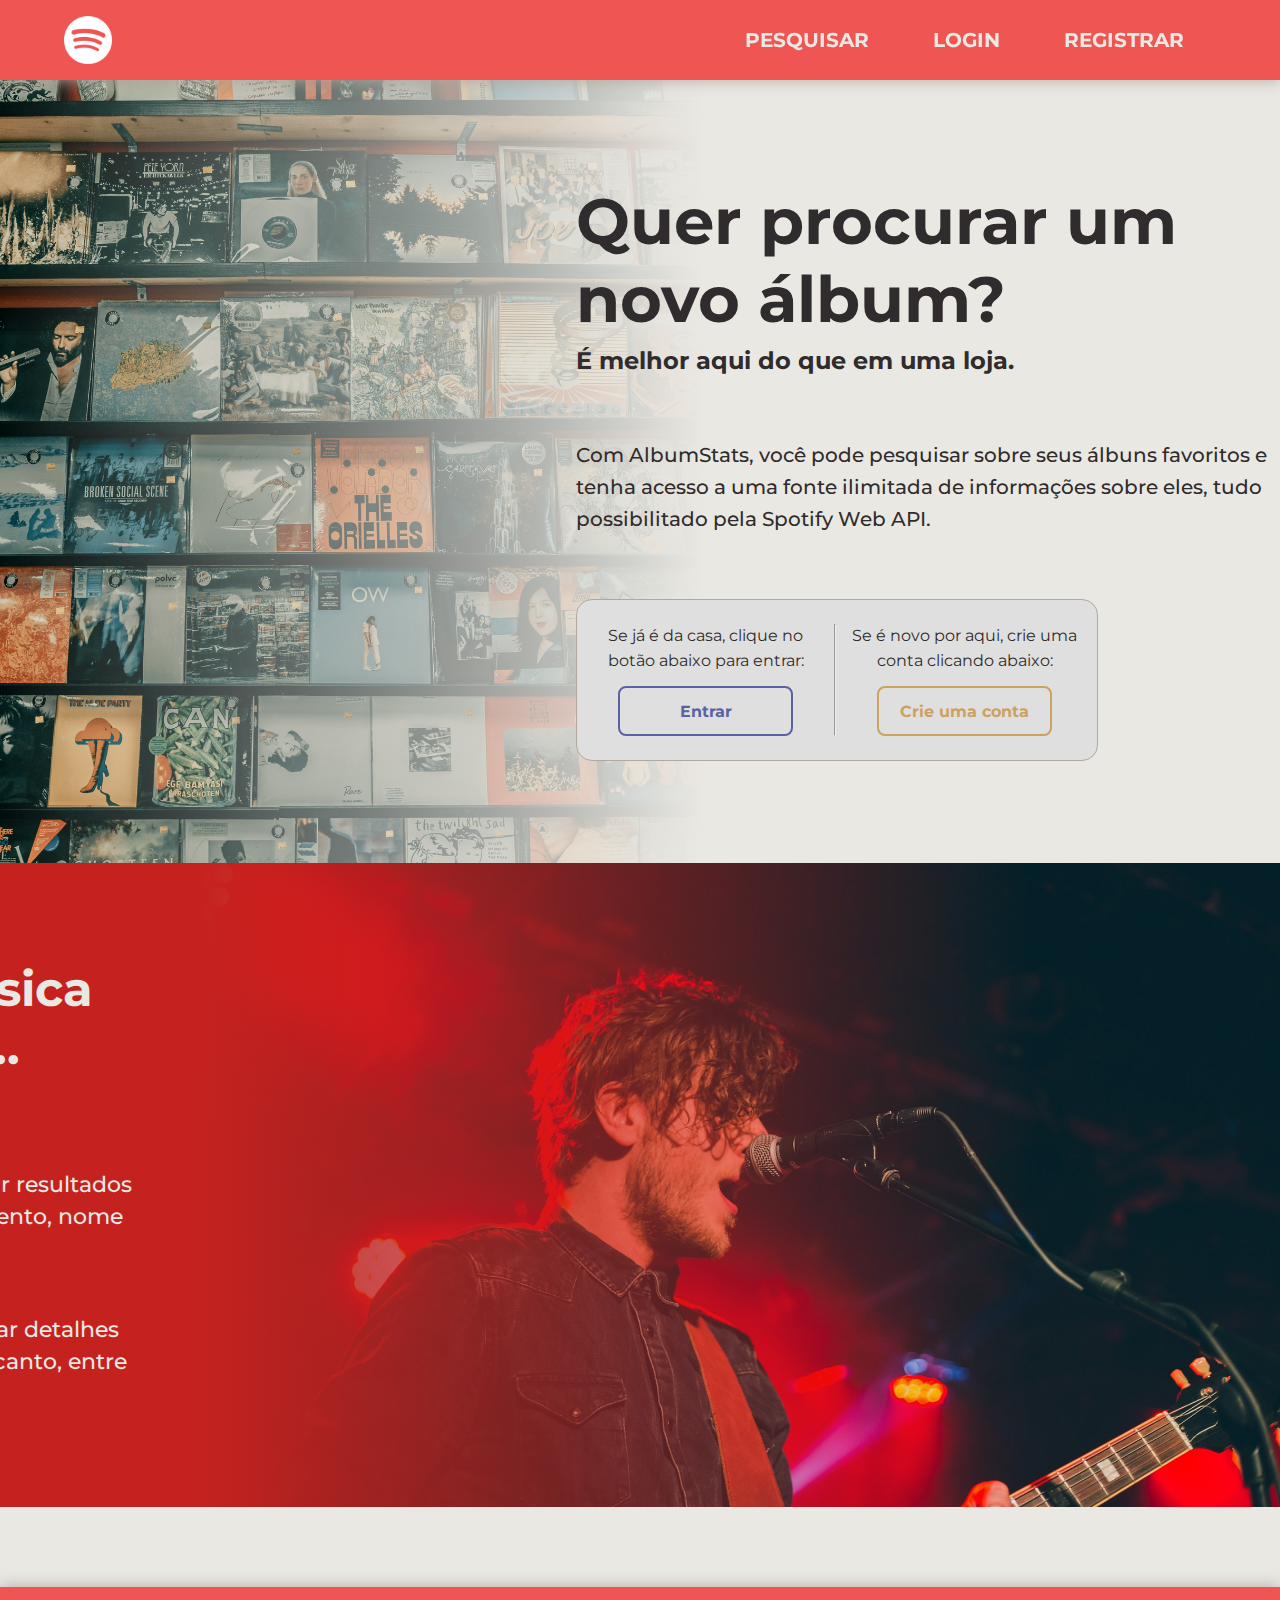
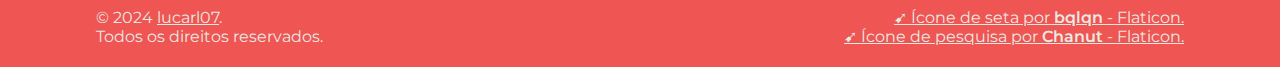
<file: index.html>
<!DOCTYPE html>
<html lang="pt-BR">
<head>
    <meta charset="UTF-8">
    <meta http-equiv="X-UA-Compatible" content="IE=edge">
    <meta name="viewport" content="width=device-width, initial-scale=1.0">
    <title>Página Inicial | AlbumStats</title>
    <!-- FONT: Montserrat -->
    <link rel="preconnect" href="https://fonts.googleapis.com">
    <link rel="preconnect" href="https://fonts.gstatic.com" crossorigin>
    <link href="https://fonts.googleapis.com/css2?family=Montserrat:ital,wght@0,100..900;1,100..900&display=swap" rel="stylesheet">
    <!-- Stylization -->
    <link rel="shortcut icon" href="./images/icons/spotify-64.png" type="image/x-icon">
    <link rel="stylesheet" href="./css/style.css">
</head>
<body>
    <header>
        <nav class="navbar">
            <a href="./index.html" class="website-logo">
                <img src="./images/icons/spotify-256.png" alt="Ícone azul do Spotify">
            </a>

            <ul class="navigation">
                <li class="nav-item">
                    <a href="./pages/search-albums.html" class="nav-link">Pesquisar</a>
                </li>

                <li class="nav-item">
                    <a href="./pages/login.html" class="nav-link">Login</a>
                </li>

                <li class="nav-item">
                    <a href="./pages/register.html" class="nav-link">Registrar</a>
                </li>
            </ul>
        </nav>

        <section class="hero">
            <section class="hero-image">
                <div class="mask-gradient"></div>
                <img src="./images/website/music-disc-store.jpg" alt="Foto de uma estante de loja de discos de vinil">
            </section>

            <article class="hero-text">
                <div class="title-area">
                    <h1 class="title">Quer procurar um novo álbum?</h1>
                    <h2 class="subtitle">É melhor aqui do que em uma loja.</h2>
                </div>
    
                <div class="paragraph-container">
                    <p class="paragraph" id="p-hero01">
                        Com AlbumStats, você pode pesquisar sobre seus álbuns favoritos e tenha acesso a uma fonte ilimitada de informações sobre eles, tudo possibilitado pela Spotify Web API.
                    </p>
                </div>
                
                <div class="account-entry-area">
                    <div class="login-container">
                        <span>Se já é da casa, clique no botão abaixo para entrar:</span>
                        <button class="button-login" id="btnLogin">Entrar</button>
                    </div>
    
                    <hr id="buttonAreaLine">
    
                    <div class="register-container">
                        <span>Se é novo por aqui, crie uma conta clicando abaixo:</span>
                        <button class="button-register" id="btnRegister">Crie uma conta</button>
                    </div>
                </div>
            </article>
        </section>
    </header>

    <main>
        <section class="info-section discover">
            <section class="discover-image">
                <div class="mask-gradient"></div>
                <img src="./images/website/music-singer-guitarrist.jpg" alt="Foto de um guitarrista em show">
            </section>

            <article class="discover-text">
                <div class="title-area">
                    <h1 class="title">Saiba tudo sobre a música do seu artista favorito...</h1>
                    <h2 class="subtitle">Sem confundir com a de outro músico.</h2>
                </div>
                <p class="paragraph" id="p-section01-01">
                    Com o nosso mecanismo de busca, você pode filtrar resultados com eficiência, de acordo com sua data de lançamento, nome do artista/banda ou sua popularidade.
                </p>
                <p class="paragraph" id="p-section01-02">
                    <strong>(NÃO ADICIONADO)</strong> Você também poderá visualizar detalhes musicais como tom, tempo, instrumentalidade vs. canto, entre outros detalhes.
                </p>
            </article>
        </section>
    </main>

    <footer>
        <p class="copyright-p">
            <span>&copy; 2024 <a href="https://github.com/lucarl07">lucarl07</a>.</span>
            <span>Todos os direitos reservados.</span>
        </p>
        <p class="attributions">
            <a href="https://www.flaticon.com/free-icons/arrow" title="arrow icons">
                &#10169; Ícone de seta por <span class="strong">bqlqn</span> - Flaticon.
            </a>
            <a href="https://www.flaticon.com/free-icons/search" title="search icons">
                &#10169; Ícone de pesquisa por <span class="strong">Chanut</span> - Flaticon.
            </a>
        </p>
    </footer>

    <script src="./js/index.js"></script>
</body>
</html>
</file>
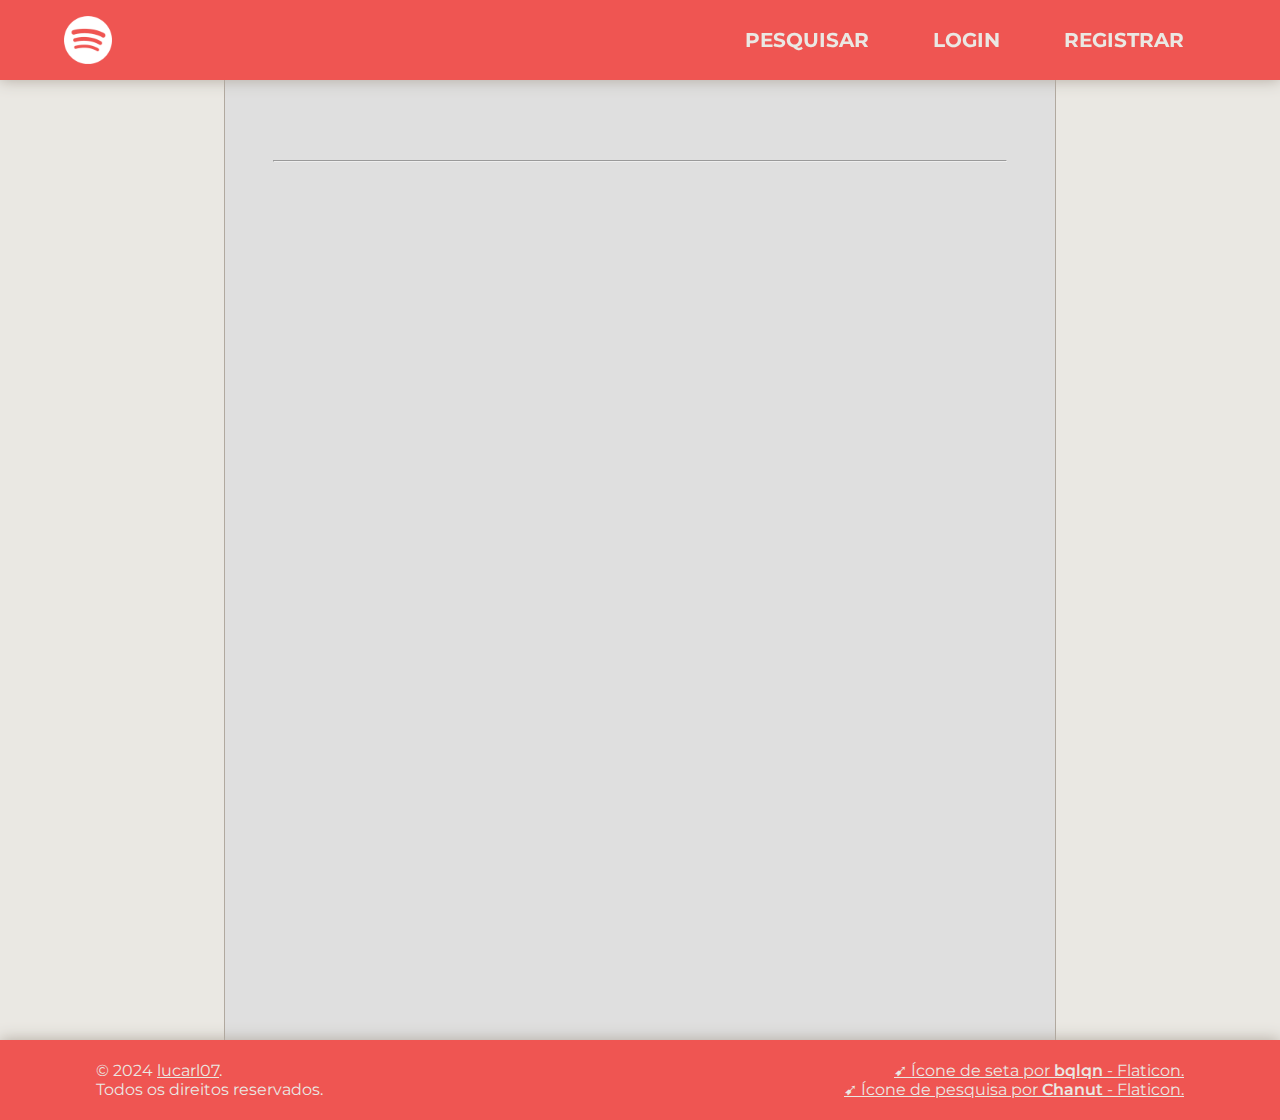
<file: pages/about-album.html>
<!DOCTYPE html>
<html lang="pt-BR">
<head>
    <meta charset="UTF-8">
    <meta http-equiv="X-UA-Compatible" content="IE=edge">
    <meta name="viewport" content="width=device-width, initial-scale=1.0">
    <title>Carregando álbum... | AlbumStats</title>
    <!-- FONT: Montserrat -->
    <link rel="preconnect" href="https://fonts.googleapis.com">
    <link rel="preconnect" href="https://fonts.gstatic.com" crossorigin>
    <link href="https://fonts.googleapis.com/css2?family=Montserrat:ital,wght@0,100..900;1,100..900&display=swap" rel="stylesheet">
    <!-- Stylization -->
    <link rel="shortcut icon" href="../images/icons/spotify-64.png" type="image/x-icon">
    <link rel="stylesheet" href="../css/style.css">
</head>
<body>
    <header>
        <nav class="navbar">
            <a href="../index.html" class="website-logo">
                <img src="../images/icons/spotify-256.png" alt="Ícone azul do Spotify">
            </a>

            <ul class="navigation">
                <li class="nav-item">
                    <a href="./search-albums.html" class="nav-link">Pesquisar</a>
                </li>

                <li class="nav-item">
                    <a href="./login.html" class="nav-link">Login</a>
                </li>

                <li class="nav-item">
                    <a href="./register.html" class="nav-link">Registrar</a>
                </li>
            </ul>
        </nav>
    </header>

    <main>
        <section class="page-content">
            <section class="top-content">

            </section>
            <hr class="line">
            <section class="bottom-content">

            </section>
        </section>
    </main>

    <footer>
        <p class="copyright-p">
            <span>&copy; 2024 <a href="https://github.com/lucarl07">lucarl07</a>.</span>
            <span>Todos os direitos reservados.</span>
        </p>
        <p class="attributions">
            <a href="https://www.flaticon.com/free-icons/arrow" title="arrow icons">
                &#10169; Ícone de seta por <span class="strong">bqlqn</span> - Flaticon.
            </a>
            <a href="https://www.flaticon.com/free-icons/search" title="search icons">
                &#10169; Ícone de pesquisa por <span class="strong">Chanut</span> - Flaticon.
            </a>
        </p>
    </footer>
    
    <script type="module" src="../js/about-album.js"></script>
</body>
</html>
</file>
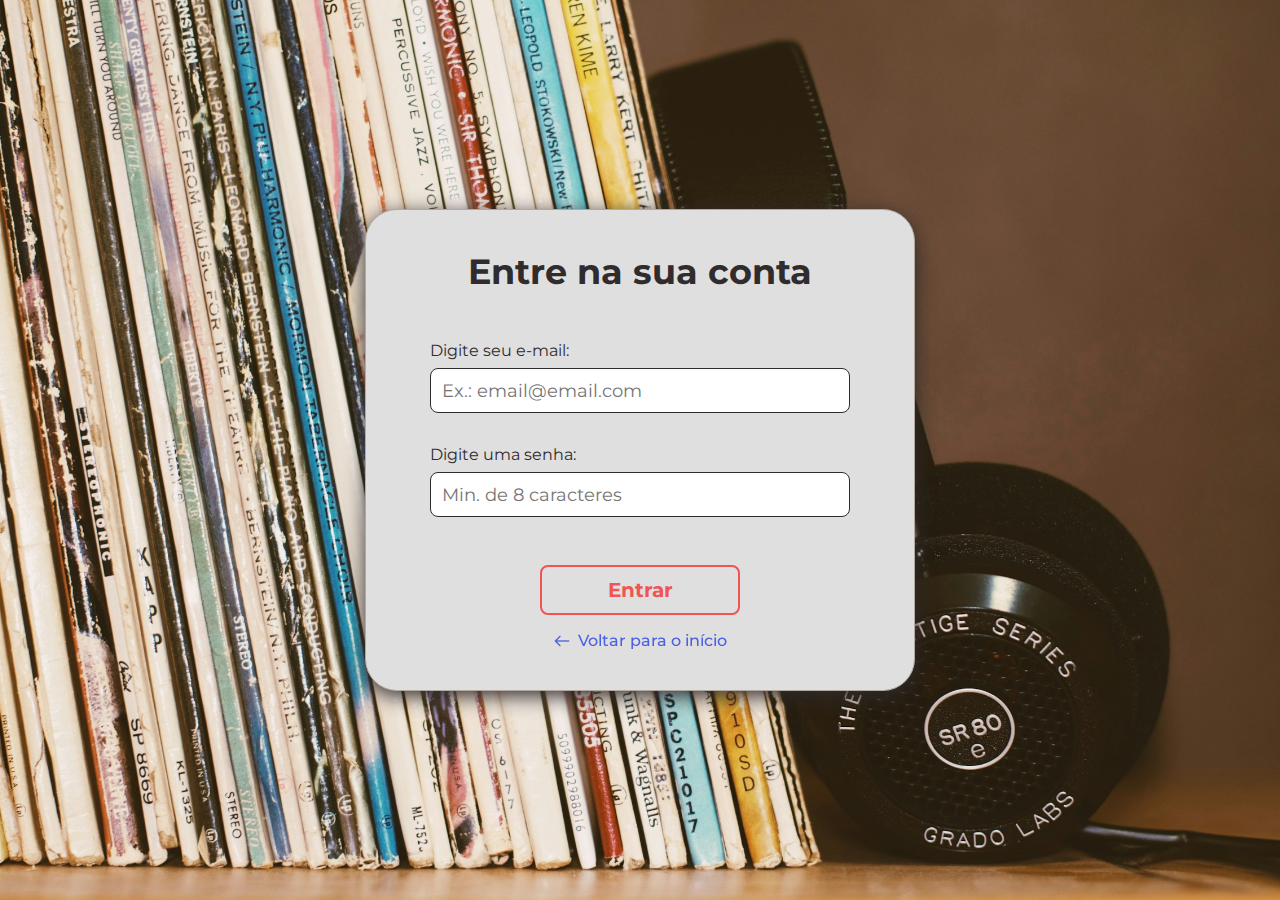
<file: pages/login.html>
<!DOCTYPE html>
<html lang="pt-BR">
<head>
    <meta charset="UTF-8">
    <meta http-equiv="X-UA-Compatible" content="IE=edge">
    <meta name="viewport" content="width=device-width, initial-scale=1.0">
    <title>Entre na sua conta | AlbumStats</title>
    <!-- FONT: Montserrat -->
    <link rel="preconnect" href="https://fonts.googleapis.com">
    <link rel="preconnect" href="https://fonts.gstatic.com" crossorigin>
    <link href="https://fonts.googleapis.com/css2?family=Montserrat:ital,wght@0,100..900;1,100..900&display=swap" rel="stylesheet">
    <!-- Stylization -->
    <link rel="shortcut icon" href="../images/icons/spotify-64.png" type="image/x-icon">
    <link rel="stylesheet" href="../css/login-and-register.css">
</head>
<body>
    <img src="../images/website/background-disc-shelf.jpg" alt="Plano de fundo do site, uma prateleira com vários discos" class="page-background">

    <section class="login form">
        <h1 class="title">Entre na sua conta</h1>
        
        <div class="input-area">
            <div class="container">
                <label for="inEmail">Digite seu e-mail:</label>
                <input type="text" name="inEmail" id="inEmail" placeholder="Ex.: email@email.com">
                <p class="error-msg">O e-mail não é válido. Por favor, tente novamente.</p>
            </div>
    
            <div class="container">
                <label for="inPassword">Digite uma senha:</label>
                <input type="password" name="inPassword" id="inPassword" placeholder="Min. de 8 caracteres">
                <p class="error-msg">A senha não é válida. Por favor, tente novamente.</p>
            </div>
        </div>

        <div class="container">
            <button class="button" id="btnLogin">Entrar</button>
            
            <a href="../index.html" class="location-return">
                <img src="../images/icons/arrow-left-blue.png" alt="Clique na seta ou no texto à direita para retornar ao início">
                <span>Voltar para o início</span>
            </a>
        </div>
    </section>

    <script type="module" src="../js/login.js"></script>
</body>
</html>
</file>
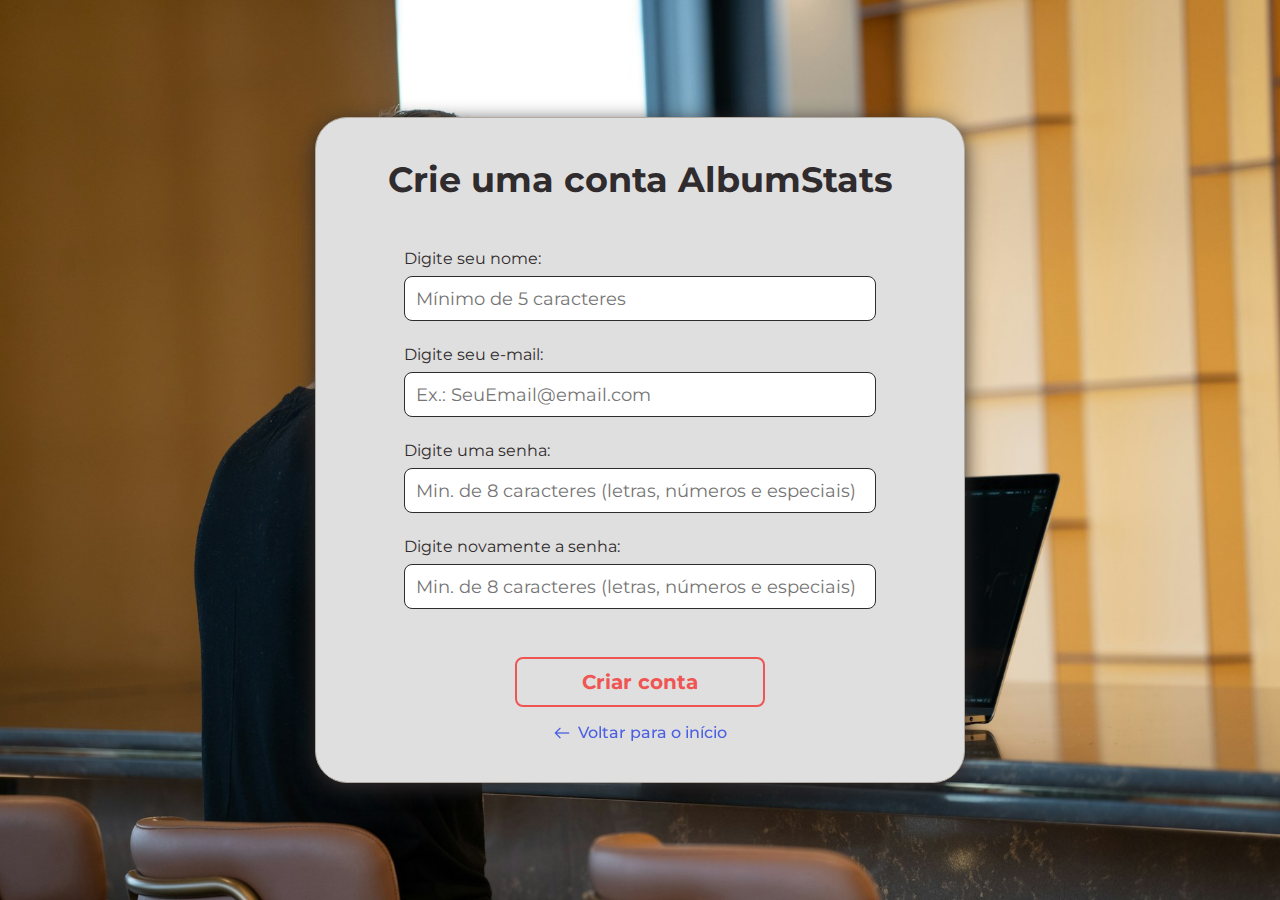
<file: pages/register.html>
<!DOCTYPE html>
<html lang="pt-BR">
<head>
    <meta charset="UTF-8">
    <meta http-equiv="X-UA-Compatible" content="IE=edge">
    <meta name="viewport" content="width=device-width, initial-scale=1.0">
    <title>Criar uma conta | AlbumStats</title>
    <!-- FONT: Montserrat -->
    <link rel="preconnect" href="https://fonts.googleapis.com">
    <link rel="preconnect" href="https://fonts.gstatic.com" crossorigin>
    <link href="https://fonts.googleapis.com/css2?family=Montserrat:ital,wght@0,100..900;1,100..900&display=swap" rel="stylesheet">
    <!-- Stylization -->
    <link rel="shortcut icon" href="../images/icons/spotify-64.png" type="image/x-icon">
    <link rel="stylesheet" href="../css/login-and-register.css">
</head>
<body>
    <img src="../images/website/background-person-using-laptop.jpg" alt="Plano de fundo do site, uma prateleira com vários discos" class="page-background">

    <section class="register form">
        <h1 class="title">Crie uma conta AlbumStats</h1>
        
        <div class="input-area">
            <div class="container">
                <label for="inUsername">Digite seu nome:</label>
                <input type="text" name="inUsername" id="inUsername" placeholder="Mínimo de 5 caracteres">
                <p class="error-msg">O nome de usuário não é válido.</p>
            </div>

            <div class="container">
                <label for="inEmail">Digite seu e-mail:</label>
                <input type="text" name="inEmail" id="inEmail" placeholder="Ex.: SeuEmail@email.com">
                <p class="error-msg">O e-mail não existe ou já foi utilizado.</p>
            </div>
    
            <div class="container">
                <label for="inPassword">Digite uma senha:</label>
                <input type="password" name="inPassword" id="inPassword" placeholder="Min. de 8 caracteres (letras, números e especiais)">
                <p class="error-msg">A senha não tem todos os caracteres precisos ou é igual a outra credencial.</p>
            </div>

            <div class="container">
                <label for="confPassword">Digite novamente a senha:</label>
                <input type="password" name="confPassword" id="confPassword" placeholder="Min. de 8 caracteres (letras, números e especiais)">
                <p class="error-msg">A senha não é igual à anterior.</p>
            </div>
        </div>

        <div class="container">
            <button class="button" id="btnRegister">Criar conta</button>
            
            <a href="../index.html" class="location-return">
                <img src="../images/icons/arrow-left-blue.png" alt="Clique na seta ou no texto à direita para retornar ao início">
                <span>Voltar para o início</span>
            </a>
        </div>
    </section>

    <script type="module" src="../js/register.js"></script>
</body>
</html>
</file>
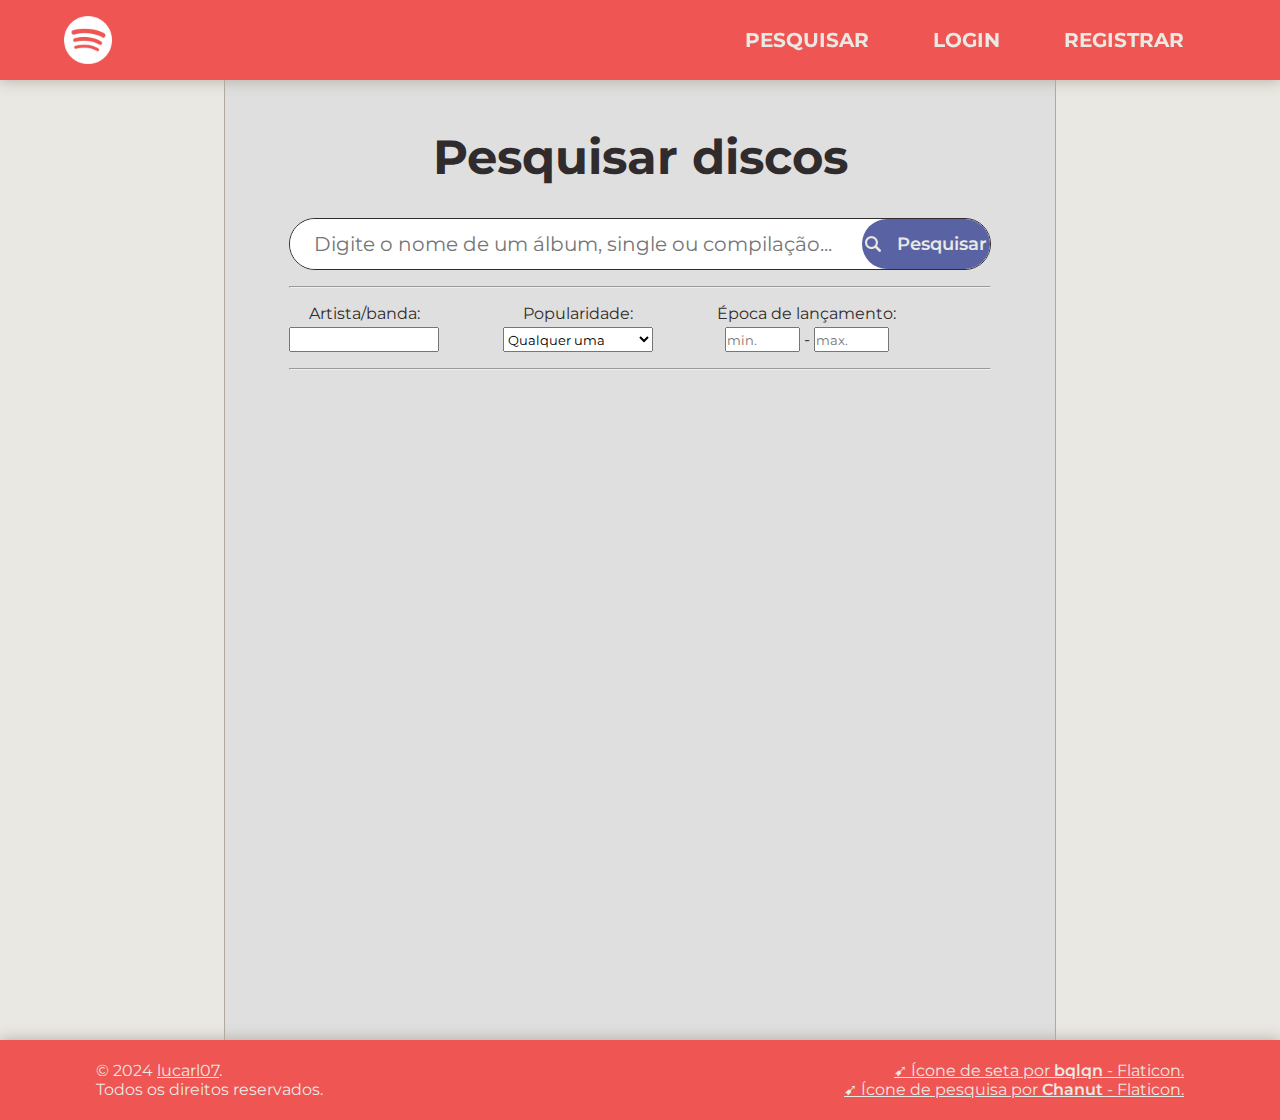
<file: pages/search-albums.html>
<!DOCTYPE html>
<html lang="pt-BR">
<head>
    <meta charset="UTF-8">
    <meta http-equiv="X-UA-Compatible" content="IE=edge">
    <meta name="viewport" content="width=device-width, initial-scale=1.0">
    <title>Pesquisar álbuns | AlbumStats</title>
    <!-- FONT: Montserrat -->
    <link rel="preconnect" href="https://fonts.googleapis.com">
    <link rel="preconnect" href="https://fonts.gstatic.com" crossorigin>
    <link href="https://fonts.googleapis.com/css2?family=Montserrat:ital,wght@0,100..900;1,100..900&display=swap" rel="stylesheet">
    <!-- Stylization -->
    <link rel="shortcut icon" href="../images/icons/spotify-64.png" type="image/x-icon">
    <link rel="stylesheet" href="../css/style.css">
</head>
<body>
    <header>
        <nav class="navbar">
            <a href="../index.html" class="website-logo">
                <img src="../images/icons/spotify-256.png" alt="Ícone azul do Spotify">
            </a>

            <ul class="navigation">
                <li class="nav-item">
                    <a href="./search-albums.html" class="nav-link">Pesquisar</a>
                </li>

                <li class="nav-item">
                    <a href="./login.html" class="nav-link">Login</a>
                </li>

                <li class="nav-item">
                    <a href="./register.html" class="nav-link">Registrar</a>
                </li>
            </ul>
        </nav>
    </header>

    <main>
        <section class="page-content">
            <h1 class=title>Pesquisar discos</h1>

            <div class="search-area">
                <div class="request">
                    <div class="input-div">
                        <input type="text" name="inGetAlbum" id="inGetAlbum" placeholder="Digite o nome de um álbum, single ou compilação...">
                        <button class="button" id="btnRequest">
                            <img src="../images/icons/magnifying-glass.png" alt="">
                            Pesquisar
                        </button>
                    </div>
                    <hr class="section-line">

                    <div class="parameters">
                        <!-- BOTÕES PARA A PASSAGEM DE PÁGINA:
                            <comment>
                                See "../misc/page-buttons.css" for more.
                            </comment>
                            <button class="previous-page">
                                <img src="../images/icons/arrow-left.png" alt="Seta para voltar a página"> Página anterior
                            </button>
                            <button class="next-page">
                                <img src="../images/icons/arrow-left.png" alt="Seta para avançar a página"> Próxima página
                            </button>
                        -->

                        <div class="input-filter">
                            <label for="inArtistName">Artista/banda:</label>
                            <input type="text" name="inArtistName" id="inArtistName">
                        </div>

                        <div class="select-filter">
                            <label for="selPopularity">Popularidade:</label>
                            <select name="selPopularity" id="selPopularity">
                                <option value="all">Qualquer uma</option>
                                <option value="tag:new">Novidades</option>
                                <option value="tag:hipster">Desconhecidos</option>
                            </select>
                        </div>

                        <div class="input-filter">
                            <label for="inFirstReleaseYear">Época de lançamento:</label>
                            <div class="years">
                                <input type="number" name="inFirstReleaseYear" id="inFirstReleaseYear" placeholder="min."> -
                                <input type="number" name="inLastReleaseYear" id="inLastReleaseYear" placeholder="max.">
                            </div>
                        </div>
                    </div>
                    <hr class="section-line">
                </div>
                <div class="results"></div>
            </div>
        </section>
    </main>

    <footer>
        <p class="copyright-p">
            <span>&copy; 2024 <a href="https://github.com/lucarl07">lucarl07</a>.</span>
            <span>Todos os direitos reservados.</span>
        </p>
        <p class="attributions">
            <a href="https://www.flaticon.com/free-icons/arrow" title="arrow icons">
                &#10169; Ícone de seta por <span class="strong">bqlqn</span> - Flaticon.
            </a>
            <a href="https://www.flaticon.com/free-icons/search" title="search icons">
                &#10169; Ícone de pesquisa por <span class="strong">Chanut</span> - Flaticon.
            </a>
        </p>
    </footer>

    <script type="module" src="../js/search-albums.js"></script>
</body>
</html>
</file>
<file: css/style.css>
/* Color palette: */
:root {
    /* BASIC: */
    --white: #eae8e3;
    --gray: #b1a99f;
    --rose-red: #ef5552;
    --yellow: #cda160;
    --black: #302b2c;

    /* OPTIONAL: */
    --scarlet: #c5221f;
    --green: #74816f;
    --blue: #5963a4;
    --gold: #be8a3c;
    --gray-200: #dfdfdf;
    --gray-400: #c9c3bb;
}

/* Global properties: */
* {
    box-sizing: border-box;
    margin: 0;
    padding: 0;
    font-family: "Montserrat", sans-serif;
}

/* Body properties: */
body {
    display: flex;
    flex-direction: column;
    align-items: center;
    background-color: var(--white);
}

/* Header->NAVBAR properties: */
header {
    width: 100%;
}

.navbar {
    z-index: 5;
    position: fixed;
    display: flex;
    width: 100%;
    justify-content: space-between;
    align-items: center;
    padding: 0 5%;
    background-color: var(--rose-red);
    box-shadow: 0px 0px 15px var(--gray);
}
.navbar a {
    height: 48px;
}
.navbar a img {
    width: 48px;
    filter: brightness(10);
}

.navigation {
    display: flex;
    list-style-type: none;
}

.nav-item {
    padding: 0 2rem;
    height: 5rem;
    transition: all 0.3s ease-out;
}
.nav-item a {
    display: flex;
    align-items: center;
    height: 100%;
    color: var(--white);
    text-transform: uppercase;
    text-decoration: none;
    font-weight: 700;
    font-size: 20px;
}

.nav-item:hover { /* ANIMATION 01: */
    background-color: var(--white);
}
.nav-item:hover a {
    color: var(--rose-red);
    transition: all 0.1s ease-out;
}

.nav-item:active { /* ANIMATION 02: */
    background-color: var(--rose-red);
}
.nav-item:active a {
    color: var(--white);
    font-size: 18px;
}

/* Header->HERO properties: */
.hero {
    display: flex;
    flex-direction: row;
    margin: 5rem 0 0 0;
    align-items: center;
}

/* Header->Hero->Image properties: */
.hero-image {
    display: flex;
    position: relative;
    height: 87vh;
}
.hero-image img {
    width: 55vw;
    object-fit: cover;
}
.hero-image .mask-gradient {
    display: flex;
    position: absolute;
    right: 0;
    width: 100%;
    height: 87vh;
    background-image: linear-gradient(90deg, #ffffff00, var(--white));
}

/* Header->Hero->Text properties: */
.hero-text {    
    display: flex;
    position: absolute;
    flex-direction: column;
    margin: 4rem 0 4rem 45vw;
    gap: 4rem;
}

.hero-text .title-area {
    color: var(--black);
    text-align: left;
}
.hero-text .title-area h1 {
    font-size: 4rem;
    width: fit-content;
}
.hero-text .title-area h2 {
    margin-top: 0.5rem;
    width: fit-content;
}

.paragraph-container {
    display: flex;
    flex-direction: column;
    color: var(--black);
    gap: 1rem;
}

.paragraph {
    width: 705px;
    line-height: 0.85cm;
    font-weight: 500;
    font-size: 20px;
}

/* Header->...->ACCOUNT-ENTRY-AREA properties: */
.account-entry-area {
    display: flex;
    padding: 1.5rem 1rem;
    width: fit-content;
    gap: 1rem;
    background-color: var(--gray-200);
    color: var(--black);
    border: 1px solid var(--gray);
    border-radius: 1rem;
}
.account-entry-area label {
    display: inline-block;
}

.login-container, .register-container {
    display: flex;
    flex-direction: column;
    width: 225px;
    gap: 0.8rem;
    text-align: center;
    line-height: 0.65cm;
}
.register-container {
    margin-right: 0.25rem;
}

.button-login, .button-register {
    align-self: center;
    width: 175px;
    height: 50px;
    background-color: var(--gray-200);
    border-radius: 8px;
    font-weight: 700;
    font-size: 16px;
    cursor: pointer;
    transition: all 0.1s ease-out;
}
.button-login {
    color: var(--blue);
    border: 2px solid var(--blue);
}
.button-register {
    color: var(--yellow);
    border: 2px solid var(--yellow);
}

.button-login:hover {
    background-color: var(--blue);
    color: var(--white);
    transition: all 0.25s ease-out;
}
.button-register:hover {
    background-color: var(--yellow);
    color: var(--white);
    transition: all 0.25s ease-out;
}

.button-login:active, .button-register:active {
    color: var(--gray-200);
    font-size: 14px;
    transition: all 0.1s ease-out;
}

/* Main properties: */
.info-section {
    width: 100vw;
}

.discover {
    display: flex;
    align-items: center;
    margin-bottom: 5rem;
    flex-direction: row-reverse;
    justify-content: space-between;
    max-height: 644px;
    background-color: var(--scarlet);
    color: var(--white);
}

.discover-text {
    display: flex;
    flex-direction: column;
    padding: 0 4rem;
    width: 90vw;
    gap: 3rem;
}
.discover-text .title-area {
    display: inherit;
    flex-direction: inherit;
    gap: 1rem;
}
.discover-text .title {
    font-size: 48px;
}
.discover-text .paragraph {
    font-size: 22px;
}

.discover-image {
    display: flex;
}
.discover-image img {
    width: 1080px;
    height: 644px;
    object-fit: cover;
}
.discover-image .mask-gradient {
    display: flex;
    position: absolute;
    width: 65%;
    height: 644px;
    background-image: linear-gradient(90deg, var(--scarlet), #ffffff00);
}

/* Search Albums->Main properties: */
.page-content {
    display: flex;
    flex-direction: column;
    align-items: center;
    margin: 5rem 0 0 0;
    padding: 3rem;
    width: 65vw;
    min-height: 960px;
    background-color: var(--gray-200);
    color: var(--black);
    border-left: 1px solid var(--gray);
    border-right: 1px solid var(--gray);
}
.page-content .title {
    margin-bottom: 1rem;
    font-size: 3rem;
}

.search-area {
    display: flex;
    flex-direction: column;
    width: 100%;
    height: 100%;
}

.search-area .request {
    display: flex;
    flex-direction: column;
    padding: 1rem;
    gap: 1rem;
    margin-bottom: 2rem;
    height: 150px;
}
.search-area .request .input-div {
    display: flex;
    justify-content: end;
    align-items: center;
    border: 1px solid var(--black);
    border-radius: 35px;
}
.search-area .request .input-div input {
    padding: 0 19% 0 1.5rem;
    width: 100%;
    height: 50px;
    border: none;
    border-radius: inherit;
    font-size: 20px;
}
.search-area .request .input-div button {
    display: flex;
    align-items: center;
    justify-content: center;
    position: absolute;
    gap: 1rem;
    width: 10%;
    height: 50px;
    background: var(--blue);
    color: var(--white);
    border: none;
    border-right: 1px solid var(--blue);
    border-radius: inherit;
    font-weight: 600;
    font-size: 18px;
    transition: all 0.15s linear;
}
.search-area .request .input-div button:hover {
    cursor: pointer;
}
.search-area .request .section-line {
    color: var(--gray-200);
    height: 1px;
}

.search-area .request .parameters {
    display: flex;
    justify-content: start;
    align-items: center;
    gap: 4rem;
}
.search-area .request .parameters .input-filter, 
.search-area .request .parameters .select-filter {
    display: inherit;
    flex-direction: column;
    align-items: center;
    gap: .25rem;
}
.search-area .request .parameters input {
    width: 150px;
    height: 25px;
}
.search-area .request .parameters select {
    width: 150px;
    height: 25px;
}
.search-area .request .parameters .years input {
    width: 75px;
}

.search-area .area-title {
    font-size: 2rem;
    color: var(--scarlet);
}

/* Search Albums->Main->...->Results properties: */
.search-area .results {
    display: flex;
    flex-direction: column;
    padding: 0 1rem 1rem;
    gap: 1.5rem;
    width: 100%;
    height: 100%;
}

.results .album {
    display: flex;
    width: 100%;
    background-color: var(--gray-400);
    color: var(--black);
    border: 1px solid var(--scarlet);
    border-radius: 7px;
    transition: 0.15s ease-out;
    box-shadow: inset 0px 0px 40px var(--gray);
}
.results .album:hover {
    box-shadow: inset 0px 0px 40px var(--gray), inset 0px 0px 5px var(--rose-red);
}

.album .info-box {
    display: flex;
    flex-direction: column;
    justify-content: space-between;
    max-width: 100%;
    padding: 1rem 1.5rem;
    line-break: normal;
}
.album img {
    width: 230px;
    border-radius: 5px 0 0 5px;
}

.info-box .top-section {
    display: flex;
    flex-direction: column;
    gap: 0.5rem;
}
.info-box .top-section .album-title a {
    color: var(--black);
    text-decoration: none;
    font-size: 2.5rem;
    transition: 0.1s ease-out;
}
.info-box .top-section .artist-name a {
    color: var(--black);
    text-decoration: none;
    font-size: 1.5rem;
    transition: 0.1s ease-out;
}
.info-box .top-section a:hover {
    color: var(--scarlet);
}
.info-box .top-section .other-info {
    display: flex;
    justify-content: start;
    gap: 10px;
    font-size: 1.125rem;
}

.spotify-url {
    color: var(--scarlet);
    text-decoration: none;
    font-weight: 500;
    font-size: 1.125rem;
    transition: 0.1s linear;
}
.spotify-url:hover {
    font-weight: 700;
}
.spotify-url:active {
    text-decoration: underline;
}

/* About Album->Main properties: */
.top-content, .bottom-content {
    display: flex;
    flex-direction: column;
    width: 100%;
}
.page-album {
    display: inherit;
    width: 100%;
    gap: 2.5rem;
}
.page-album .album-cover {
    width: 350px;
    border: 1px solid var(--gray);
}

.page-album .album-info {
    display: flex;
    flex-direction: column;
    justify-content: space-between;
    width: 100%;
}
.page-album .album-info .title-area .title {
    margin: 0;
}

.page-album .album-info .table .table-cell {
    padding: 1rem 0;
}

.line {
    margin: 2rem 0;
    width: 100%;
    height: 1px;
    color: var(--black);
}

.bottom-content {
    width: 100%;
}
.bottom-content h2 {
    margin-bottom: 1rem;
}
.bottom-content .track {
    display: flex;
    justify-content: space-between;
    padding: 1rem;
    width: 100%;
    border-bottom: 1px solid var(--gray);
}
.bottom-content .track .track-name {
    color: var(--scarlet);
}
.bottom-content .track .track-name a {
    color: var(--scarlet);
    text-decoration: none;
}
.bottom-content .track .track-duration {
    color: var(--rose-red);
}

/* Footer properties: */
footer {
    display: flex;
    align-items: center;
    justify-content: space-between;
    padding: 0 6rem;
    width: 100%;
    height: 5rem;
    background-color: var(--rose-red);
    color: var(--white);
    box-shadow: 0px 0px 15px var(--gray);
}

.copyright-p {
    text-align: left;
}
.copyright-p a {
    color: var(--white);
    transition: 0.05s;
}
.copyright-p a:hover {
    font-weight: 700;
}

.attributions {
    text-align: right;
}
.attributions a {
    color: var(--white);
}
.attributions a .strong {
    font-weight: 600;
}

.copyright-p span, .attributions a {
    display: block;
}
</file>
<file: css/login-and-register.css>
/* Color palette: */
:root {
    /* BASIC: */
    --white: #eae8e3;
    --gray: #b1a99f;
    --rose-red: #ef5552;
    --yellow: #cda160;
    --black: #302b2c;

    /* OPTIONAL: */
    --scarlet: #c5221f;
    --green: #74816f;
    --blue: #5963a4;
    --gold: #be8a3c;
    --light-gray: #dfdfdf;
}

/* Global properties: */
* {
    box-sizing: border-box;
    margin: 0;
    padding: 0;
    font-family: "Montserrat", sans-serif;
}

/* Body and cross-document properties: */
body {
    display: flex;
    flex-direction: column;
    justify-content: center;
    align-items: center;
    height: 100vh;
}

.page-background {
    width: 100%;
    height: 100%;
    object-fit: cover;
}

.form {
    display: flex;
    position: absolute;
    flex-direction: column;
    padding: 2.5rem 4rem;
    gap: 3rem;
    background-color: var(--light-gray);
    color: var(--black);
    border: 1px solid var(--gray);
    border-radius: 2rem;
    box-shadow: 0px 5px 20px var(--black);
}

.input-area .container {
    display: flex;
    flex-direction: column;
    gap: 0.5rem;
}
.input-area .container input {
    padding: 0 0.7rem;
    height: 45px;
    font-size: 18px;
    border: 1px solid var(--black);
    border-radius: 0.5rem;
}

.error-msg {
    display: none;
    color: var(--scarlet);
    font-weight: 500;
}

.button {
    align-self: center;
    width: 200px;
    height: 50px;
    background: none;
    color: var(--rose-red);
    font-weight: 700;
    font-size: 20px;
    border: 2px solid var(--rose-red);
    border-radius: 8px;
    transition: 0.1s linear;
}
.button:hover {
    background-color: var(--rose-red);
    color: var(--white);
    cursor: pointer;
    transition: 0.2s linear;
}
.button:active {
    transition: 0.05s ease-out;
    font-size: 18px;
}

.container {
    display: flex;
    flex-direction: column;
    gap: 1rem;
}

.location-return {
    display: inline-flex;
    justify-content: center;
    align-items: center;
    align-self: center;
    color: var(--blue);
    filter: saturate(2);
    text-decoration: none;
    font-weight: 500;
    gap: 0.5rem;
    transition: 0.05s ease-out;
}
.location-return img {
    position: relative;
    width: 16px;
    height: 16px;
}
.location-return:hover {
    text-decoration: underline;
    transition: 0.05s ease-out;
}
.location-return:active {
    filter: saturate(2) brightness(.65);
}

/* login.html properties: */
.login {
    width: 550px;   
}
.login .title {
    text-align: center;
    font-size: 2.2rem;
}

.login .input-area {
    display: flex;
    flex-direction: column;
    gap: 2rem;
}

/* register.html properties: */
.register {
    width: 650px;
}
.register .title {
    text-align: center;
    font-size: 2.2rem;
}
.register .input-area {
    display: flex;
    flex-direction: column;
    padding: 0 1.5rem;
    gap: 1.5rem;
}
.register .button {
    width: 250px;
}
</file>
